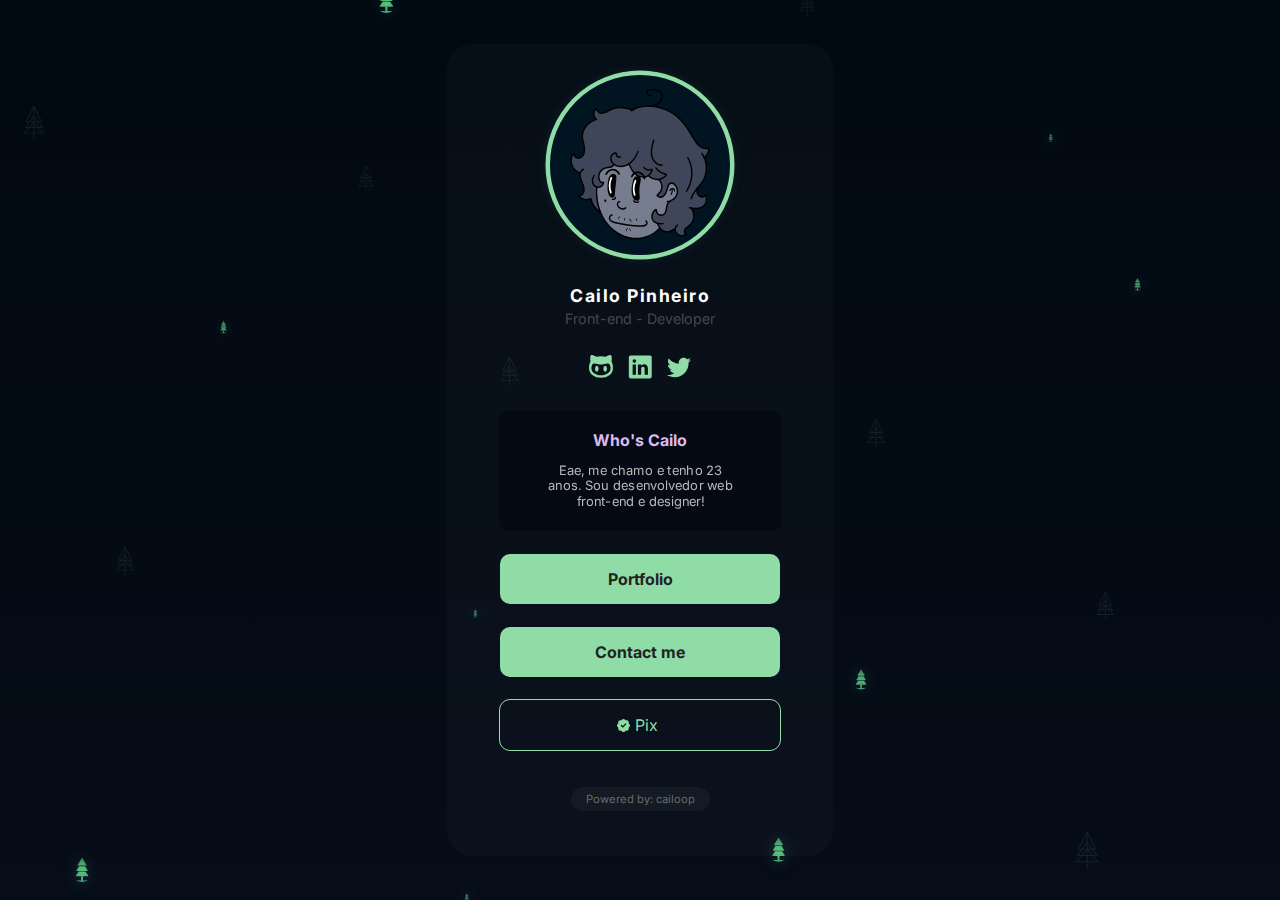
<file: index.html>
<!DOCTYPE html>
<html lang="pt-br">

<head>
    <meta charset="UTF-8">
    <meta http-equiv="X-UA-Compatible" content="IE=edge">
    <meta name="viewport" content="width=device-width, initial-scale=1.0">
    <title>Cailo Pinheiro</title>
    <link rel="stylesheet" href="css/main.css" id="theme">
    <link rel="preconnect" href="https://fonts.googleapis.com">
    <link rel="preconnect" href="https://fonts.gstatic.com" crossorigin>
    <link href="https://fonts.googleapis.com/css2?family=Inter:wght@400;500&display=swap" rel="stylesheet">
</head>

<body>
    <div id="container">
        <a id="toggleTheme" onclick="toggleTheme()">

            <svg width="50" height="50" viewBox="0 0 85 85" fill="none" xmlns="http://www.w3.org/2000/svg">
                <path
                    d="M42.5118 84.7638C65.8484 84.7638 84.7664 65.8458 84.7664 42.5092C84.7664 19.1726 65.8484 0.254578 42.5118 0.254578C19.1752 0.254578 0.257202 19.1726 0.257202 42.5092C0.257202 65.8458 19.1752 84.7638 42.5118 84.7638Z"
                    fill="#231F20" 
                />
            </svg>
        </a>

        <div id="profile">
            <img id="profile-img" src="assets/mds.svg" alt="foto de perfil">
            <p>Cailo Pinheiro</p>
            <span>
                <a><span class="sub-text">Front-end - Developer</span></a>
            </span>
        </div>

        <div id="social">
            <ul>
                <li>
                    <a href="https://github.com/CailoPinheiro" target="_blank">
                        <svg viewBox="0 0 668 634">
                            <path
                                d="M633.973 98.6153C634.29 118.833 631.777 144.216 629.527 162.69C628.65 169.895 627.457 175.892 626.177 180.818C654.757 233.667 667.333 297.247 667.333 366.667C667.333 448.947 627.757 516.7 566.127 562.903C505.063 608.683 422.687 633.333 334 633.333C245.313 633.333 162.936 608.683 101.873 562.903C40.2423 516.7 0.666679 448.947 0.666679 366.667C0.666679 297.247 13.244 233.667 41.824 180.817C40.5437 175.892 39.3517 169.895 38.474 162.69C36.2243 144.216 33.711 118.833 34.027 98.6153C34.383 75.8353 37.3607 53.0567 40.6627 30.4597C42.1897 20.0093 44.6143 10.1823 55.961 3.97235C67.5517 -2.37132 79.758 -0.00631908 91.7993 3.40335C132.416 14.9043 170.496 31.036 206.268 50.429C243.983 39.0957 286.61 33.3333 334 33.3333C381.39 33.3333 424.017 39.0957 461.733 50.429C497.503 31.036 535.583 14.9043 576.2 3.40335C588.243 -0.00631908 600.45 -2.37132 612.04 3.97235C623.387 10.1823 625.81 20.0093 627.337 30.4597C630.64 53.0567 633.617 75.8353 633.973 98.6153ZM600.667 366.667C600.667 310.427 587.74 233.333 517.333 233.333C485.593 233.333 455.58 241.673 425.58 250.013C395.607 258.34 365.65 266.667 334 266.667C302.35 266.667 272.393 258.34 242.421 250.013C212.42 241.673 182.405 233.333 150.667 233.333C80.4597 233.333 67.3333 310.657 67.3333 366.667C67.3333 425.453 94.915 474.367 141.863 509.563C189.378 545.187 257.002 566.667 334 566.667C410.997 566.667 478.62 545.183 526.137 509.563C573.087 474.367 600.667 425.453 600.667 366.667ZM267.333 383.333C267.333 429.357 244.948 466.667 217.333 466.667C189.719 466.667 167.333 429.357 167.333 383.333C167.333 337.31 189.719 300 217.333 300C244.948 300 267.333 337.31 267.333 383.333ZM450.667 466.667C478.28 466.667 500.667 429.357 500.667 383.333C500.667 337.31 478.28 300 450.667 300C423.053 300 400.667 337.31 400.667 383.333C400.667 429.357 423.053 466.667 450.667 466.667Z"
                                fill="var(--main-color)" />
                        </svg>
                    </a>
                </li>
                <li>
                    <a href="https://www.linkedin.com/in/cailo-pinheiro/" target="_blank">
                        <svg viewBox="0 0 22 22">
                            <path
                                d="M20.0705 0.5H2.54437C1.58672 0.5 0.75 1.18906 0.75 2.13547V19.7005C0.75 20.652 1.58672 21.5 2.54437 21.5H20.0653C21.0281 21.5 21.75 20.6464 21.75 19.7005V2.13547C21.7556 1.18906 21.0281 0.5 20.0705 0.5ZM7.25953 18.0045H4.25109V8.65063H7.25953V18.0045ZM5.85938 7.22844H5.83781C4.875 7.22844 4.25156 6.51172 4.25156 5.61453C4.25156 4.70094 4.89141 4.00109 5.87578 4.00109C6.86016 4.00109 7.4625 4.69578 7.48406 5.61453C7.48359 6.51172 6.86016 7.22844 5.85938 7.22844ZM18.2545 18.0045H15.2461V12.89C15.2461 11.6647 14.8083 10.8275 13.7198 10.8275C12.8883 10.8275 12.3961 11.39 12.1772 11.938C12.0952 12.1348 12.0731 12.403 12.0731 12.6767V18.0045H9.06469V8.65063H12.0731V9.95234C12.5109 9.32891 13.1948 8.43172 14.7863 8.43172C16.7611 8.43172 18.255 9.73344 18.255 12.5398L18.2545 18.0045Z"
                                fill="var(--main-color)" />
                        </svg>
                    </a>
                </li>
                <li>
                    <a href="https://twitter.com/devcailo" target="_blank">
                        <svg viewBox="0 0 50 50">
                            <path
                                d="M 50.0625 10.4375 C 48.214844 11.257813 46.234375 11.808594 44.152344 12.058594 C 46.277344 10.785156 47.910156 8.769531 48.675781 6.371094 C 46.691406 7.546875 44.484375 8.402344 42.144531 8.863281 C 40.269531 6.863281 37.597656 5.617188 34.640625 5.617188 C 28.960938 5.617188 24.355469 10.21875 24.355469 15.898438 C 24.355469 16.703125 24.449219 17.488281 24.625 18.242188 C 16.078125 17.8125 8.503906 13.71875 3.429688 7.496094 C 2.542969 9.019531 2.039063 10.785156 2.039063 12.667969 C 2.039063 16.234375 3.851563 19.382813 6.613281 21.230469 C 4.925781 21.175781 3.339844 20.710938 1.953125 19.941406 C 1.953125 19.984375 1.953125 20.027344 1.953125 20.070313 C 1.953125 25.054688 5.5 29.207031 10.199219 30.15625 C 9.339844 30.390625 8.429688 30.515625 7.492188 30.515625 C 6.828125 30.515625 6.183594 30.453125 5.554688 30.328125 C 6.867188 34.410156 10.664063 37.390625 15.160156 37.472656 C 11.644531 40.230469 7.210938 41.871094 2.390625 41.871094 C 1.558594 41.871094 0.742188 41.824219 -0.0585938 41.726563 C 4.488281 44.648438 9.894531 46.347656 15.703125 46.347656 C 34.617188 46.347656 44.960938 30.679688 44.960938 17.09375 C 44.960938 16.648438 44.949219 16.199219 44.933594 15.761719 C 46.941406 14.3125 48.683594 12.5 50.0625 10.4375 Z"
                                fill="var(--main-color)" />
                        </svg>
                    </a>
                </li>
            </ul>
        </div>

        <div id="links">
            <ul>
                <div class="aboutMe">
                    <h2>Who's Cailo</h2>
                    <p>Eae, me chamo e tenho 23 anos. Sou desenvolvedor web front-end e designer!</p>
                </div>
        
                <li><a href="" target="_blank">Portfolio</a></li>
                <li><a href="" target="_blank">Contact me</a></li>
                <li>
                    <div id="pixContent" class="fade-in" onclick="copiar()">
                        <svg viewBox="0 0 169 169">
                            <path fill-rule="evenodd"
                                d="M62.9204 11.1052C73.4964 -3.70175 95.503 -3.70175 106.08 11.1052L107.764 13.4625C109.625 16.0685 112.75 17.4639 115.933 17.1103L123.438 16.2763C140.329 14.3996 154.6 28.6716 152.724 45.5621L151.89 53.0672C151.537 56.25 152.932 59.3752 155.537 61.2366L157.895 62.9204C172.702 73.4964 172.702 95.503 157.895 106.08L155.537 107.764C152.932 109.625 151.537 112.75 151.89 115.933L152.724 123.438C154.6 140.329 140.329 154.6 123.438 152.724L115.933 151.89C112.75 151.537 109.625 152.932 107.764 155.537L106.08 157.895C95.503 172.702 73.4973 172.702 62.9204 157.895L61.2366 155.537C59.3752 152.932 56.25 151.537 53.0671 151.89L45.5621 152.724C28.6716 154.6 14.3996 140.329 16.2763 123.438L17.1103 115.933C17.4639 112.75 16.0685 109.625 13.4625 107.764L11.1052 106.08C-3.70175 95.503 -3.70175 73.4973 11.1052 62.9204L13.4625 61.2366C16.0685 59.3752 17.4639 56.25 17.1103 53.0671L16.2763 45.5621C14.3996 28.6716 28.6716 14.3996 45.5621 16.2763L53.0672 17.1103C56.25 17.4639 59.3752 16.0685 61.2366 13.4625L62.9204 11.1052ZM117.27 60.5699C120.722 64.0221 120.722 69.6193 117.27 73.0712L83.5118 106.829C79.1759 111.166 72.1448 111.166 67.8089 106.829L51.7301 90.7507C48.278 87.2988 48.278 81.7015 51.7301 78.2495C55.1823 74.7976 60.7793 74.7976 64.2315 78.2495L75.6604 89.6785L104.769 60.5699C108.221 57.1178 113.818 57.1178 117.27 60.5699Z"
                                fill="var(--pix-check-color)" />
                        </svg>
                        <span id="pix">Pix</span>
                    </div>
                </li>
            </ul>
        </div>

        

        <footer>
            <span>Powered by: cailoop</span>
        </footer>
    </div>
    <script src="scripts/main.js"></script>
    <script src="scripts/toggleTheme.js"></script>
    <script src="https://code.jquery.com/jquery-3.6.0.min.js"></script>

</body>

</html>
</file>
<file: css/main.css>
* {
    margin: 0;
    padding: 0;
    font-family: 'Inter', sans-serif;
    color: white;
    box-sizing: border-box;
    box-sizing: content-box;
    list-style: none;
}

:root {
    --main-color: #8fdca7;
    --main-hover-color: #a0f2ba;
    --minor-color: #dbbbef;
    --social-color: white;
    --pix-check-color: #8fdca7;
}

body {
    /* background-color: #010912; */
    background: url(../assets/bg-image.svg) no-repeat center;
    min-height: 100vh;
    display: flex;
    flex-direction: column;
    place-content: center;
}

#container {
    /* position: relative; */
    display: flex;
    flex-direction: column;
    align-items: center;
    gap: 3vh;
    margin: auto;
    width: 360px;
    padding: 1vh 1%;
    padding: 10px 10px 30px 10px;
    border-radius: 25px;
    /* transition: 0.5s; */
    /* max-height: 747px; */
}

#profile {
    text-align: center;
}

#profile img {
    border-radius: 100%;
    width: 150px;
    outline: 5px solid var(--main-color);
    transition: 0.5s ease;
    box-shadow: 0 0 1em 0 rgba(93, 189, 147, 0.215);
    /* transition: 0.5s ease-in-out; */
    transform: scale(0.9);
    margin-top: -6px;
}

#profile p {
    /* color: var(--main-color-light); */
    font-weight: bold;
    font-size: 1.1em;
    text-shadow: 0 2px 0.3em #2121213e;
    letter-spacing: 1.5px;
    line-height: 24px;
    margin-top: 15px;
}

#profile .sub-text {
    color: #ffffff4a;
    font-size: 0.9em;
    opacity: 0.8;
}

/* #profile img:hover {
    transition: 0.5s;
    transform: rotate(6deg);
    transform: scale(0.92);
    box-shadow: 0 0 2em 0 #496f6d;
} */

/* #profile img:active {
        transition: 0.5s ease-in-out;
        transform: rotate(6deg);
        transform: scale(0.99);
        box-shadow: 0 0 66em 0 #1d2c2b;
    } */

.aboutMe {
    max-width: 255px;
    border-radius: 10px;
    padding: 20px 14px;
    text-align: center;
    background: rgba(4, 8, 18, 0.766);
    background-color: rgba(255, 255, 255, 0.025);
}

.aboutMe h2 {
    font-size: 1em;
    margin-bottom: 10px;
    color: var(--minor-color);
}

.aboutMe p {
    color: #b8b8b8;
    font-size: 0.9em;
    text-align: center;
    padding: 0px 20px;
    transform: scale(0.9);
}

#links {
    display: flex;
    flex-direction: column;
    align-items: center;
}

#links ul {
    text-align: center;
    display: flex;
    flex-direction: column;
    align-items: center;
    gap: 23px;
    padding: 0px 36 36px;

}

#links a {
    display: inline-block;
    padding: 15px;
    background-color: var(--main-color);
    color: rgb(34, 34, 34);
    font-weight: bold;
    border-radius: 10px;
    text-decoration: none;
    transition: 0.5s ease-in-out;
    width: 250px;
}

#pixContent {
    display: flex;
    flex-direction: row;
    align-items: center;
    place-content: center;
    gap: 5px;
    padding: 15px;
    border-radius: 10px;
    width: 250px;
    outline: 1px solid var(--main-color);
    transition: 0.5s;
}

#pixContent svg {
    width: 13px;
}

#pixContent span {
    display: flex;
    gap: 6px;
    align-items: center;
    margin-right: 5px;
    color: var(--main-color);
}

#pixContent span svg {
    margin-top: 2px;
    width: 15px;
}

#pixContent:hover {
    cursor: inherit;
}

#social ul {
    display: flex;
    flex-direction: row;
    gap: 15px;
}

#social svg {
    width: 30px;
}

footer {
    margin-top: 50px;
    display: flex;
}

footer span {
    background-color: rgba(255, 255, 255, 0.039);
    border-radius: 99px;
    padding: 5px 15px;
    font-size: 0.7em;
    color: rgba(255, 255, 255, 0.357);
}

@keyframes fadeIn {
    0% {
        -webkit-opacity: 0;
        -moz-opacity: 0;
        -ms-opacity: 0;
        -o-opacity: 0;
        opacity: 0;
    }

    100% {
        -webkit-opacity: 1;
        -moz-opacity: 1;
        -ms-opacity: 1;
        -o-opacity: 1;
        opacity: 1;
    }
}

.fade-in {
    animation: fadeIn 1s;
    -webkit-animation: fadeIn 1s;
    -moz-animation: fadeIn 1s;
    -o-animation: fadeIn 1s;
    -ms-animation: fadeIn 1s;
}


#toggleTheme svg {
    display: none;
}


@media (min-width: 700px) {

    * {
        transition: 0.5s;
        cursor: url('../assets/main-cursor.svg'), auto;
    }

    body {
        background: url(../assets/bg-image.svg) repeat-y center;
        min-height: 100vh;
    }


    #toggleTheme svg {
        display: none;
        position: absolute;
        top: 7%;
        left: 76%;
        transform: translate(-170%, 0);
        width: 30px;
        height: 30px;
        /* border: 1px solid red; */
    }


    #container {
        padding: 5vh 1%;
        transition: none;
        background-color: rgba(255, 255, 255, 0.023);
        max-height: 767px;
        padding-top: 0%;
    }

    #profile img {
        width: 200px;
    }

    #profile span a:hover {
        /* text-shadow: 1px 1px 0.3em var(--minor-color); */
        transition: 0.4s;
        outline: none;
        opacity: 0.8;
    }

    #profile span a:focus {
        text-shadow: 1px 1px 0.3em var(--main-hover-color);
        transition: 0.2s;
        outline: none;
        opacity: 0.8;
    }

    #social svg {
        width: 24px;
    }

    .aboutMe {
        background: rgba(4, 8, 18, 0.766);
    }

    #links a {
        transition: 1s ease;
    }

    #links a:hover {
        background-color: var(--main-color);
        box-shadow: 0 0 0.6em 0 var(--main-hover-color);
        transition: 0.2s;
        box-shadow: 0 0 0.5em 0 var(--main-color);
    }

    #links a:focus {
        outline: none;
        box-shadow: 0 0 0.9em 0 var(--main-hover-color);
        transition: 0.1s;
    }

    #pixContent:hover {
        box-shadow: 0 0 0.5em 0 var(--main-color);
        transition: 0.2s;
        cursor: url('../assets/main-cursor.svg');
    }

    footer {
        margin-top: 10px;
        margin-bottom: 0px;
    }

    footer span {
        transition: 0.5s;
    }

    footer span:hover {
        color: rgba(255, 255, 255, 0.761);
        transition: 0.5s;
    }


}
</file>
